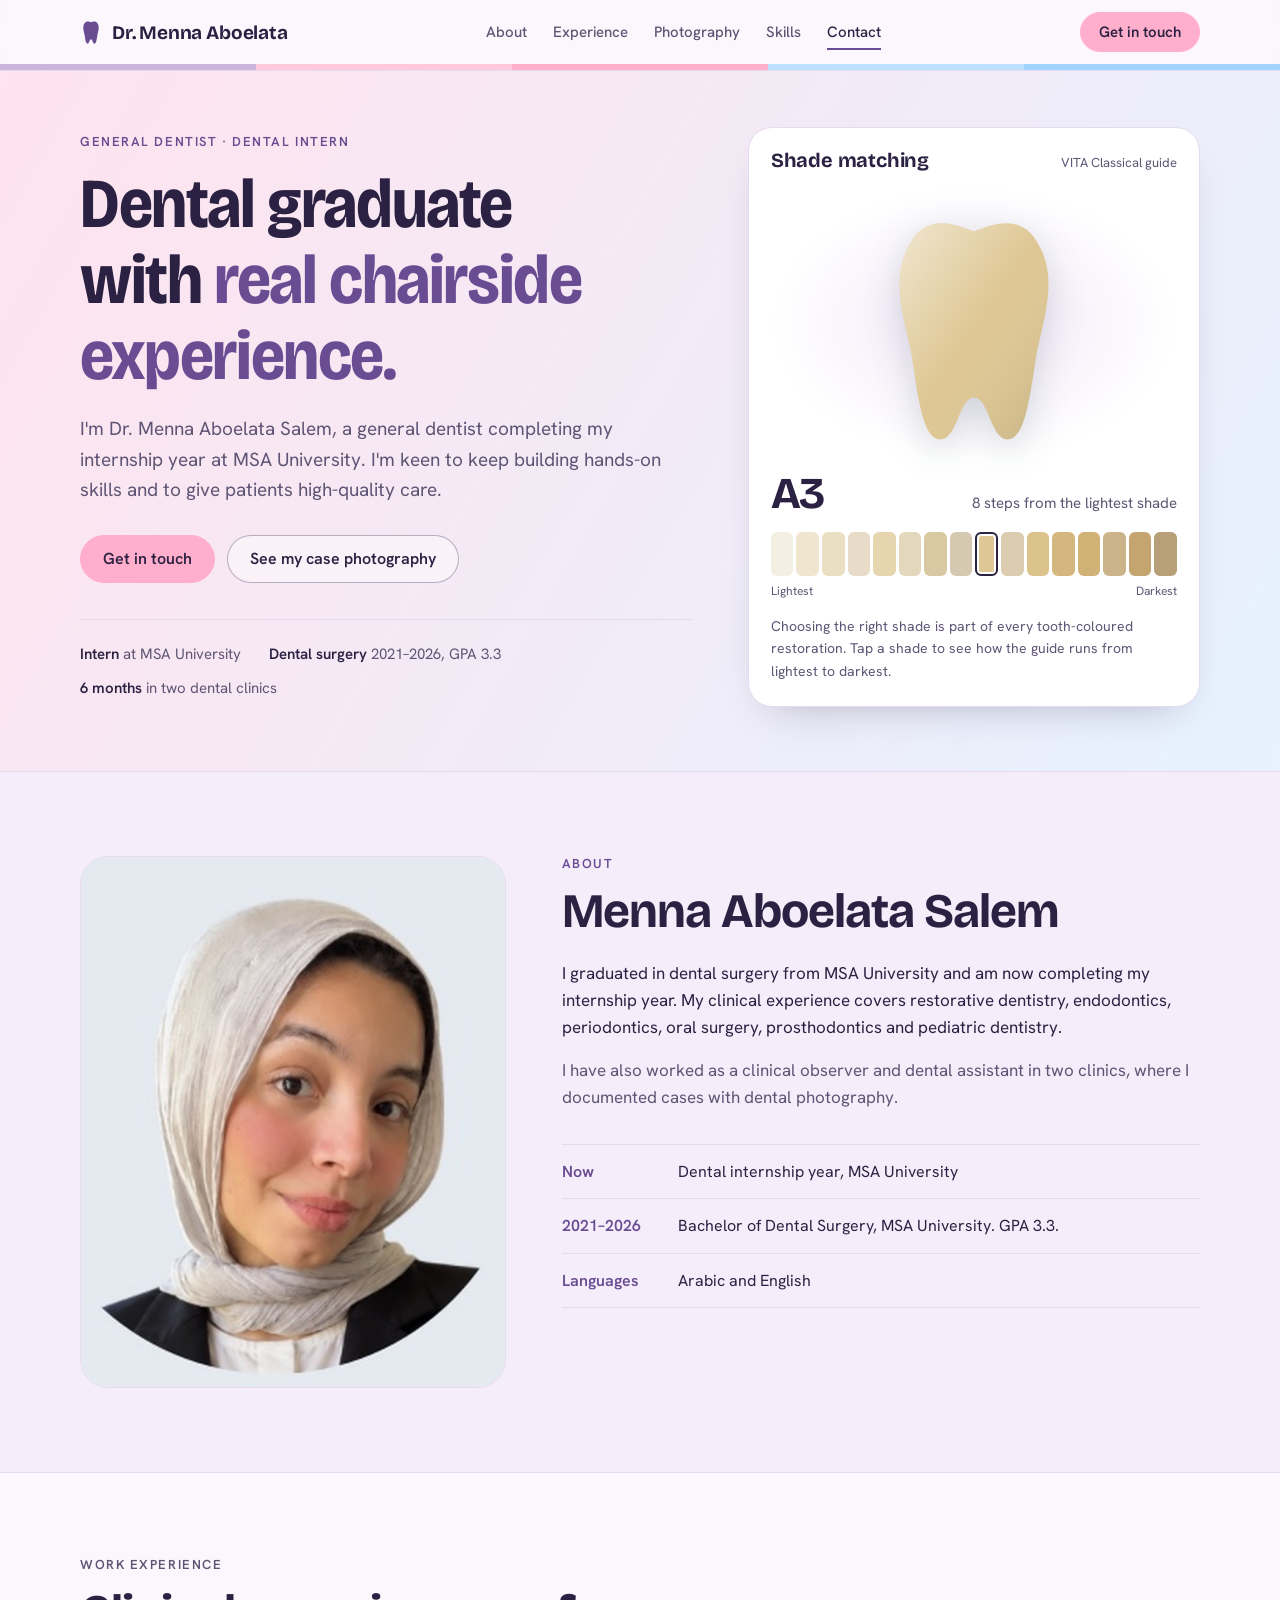
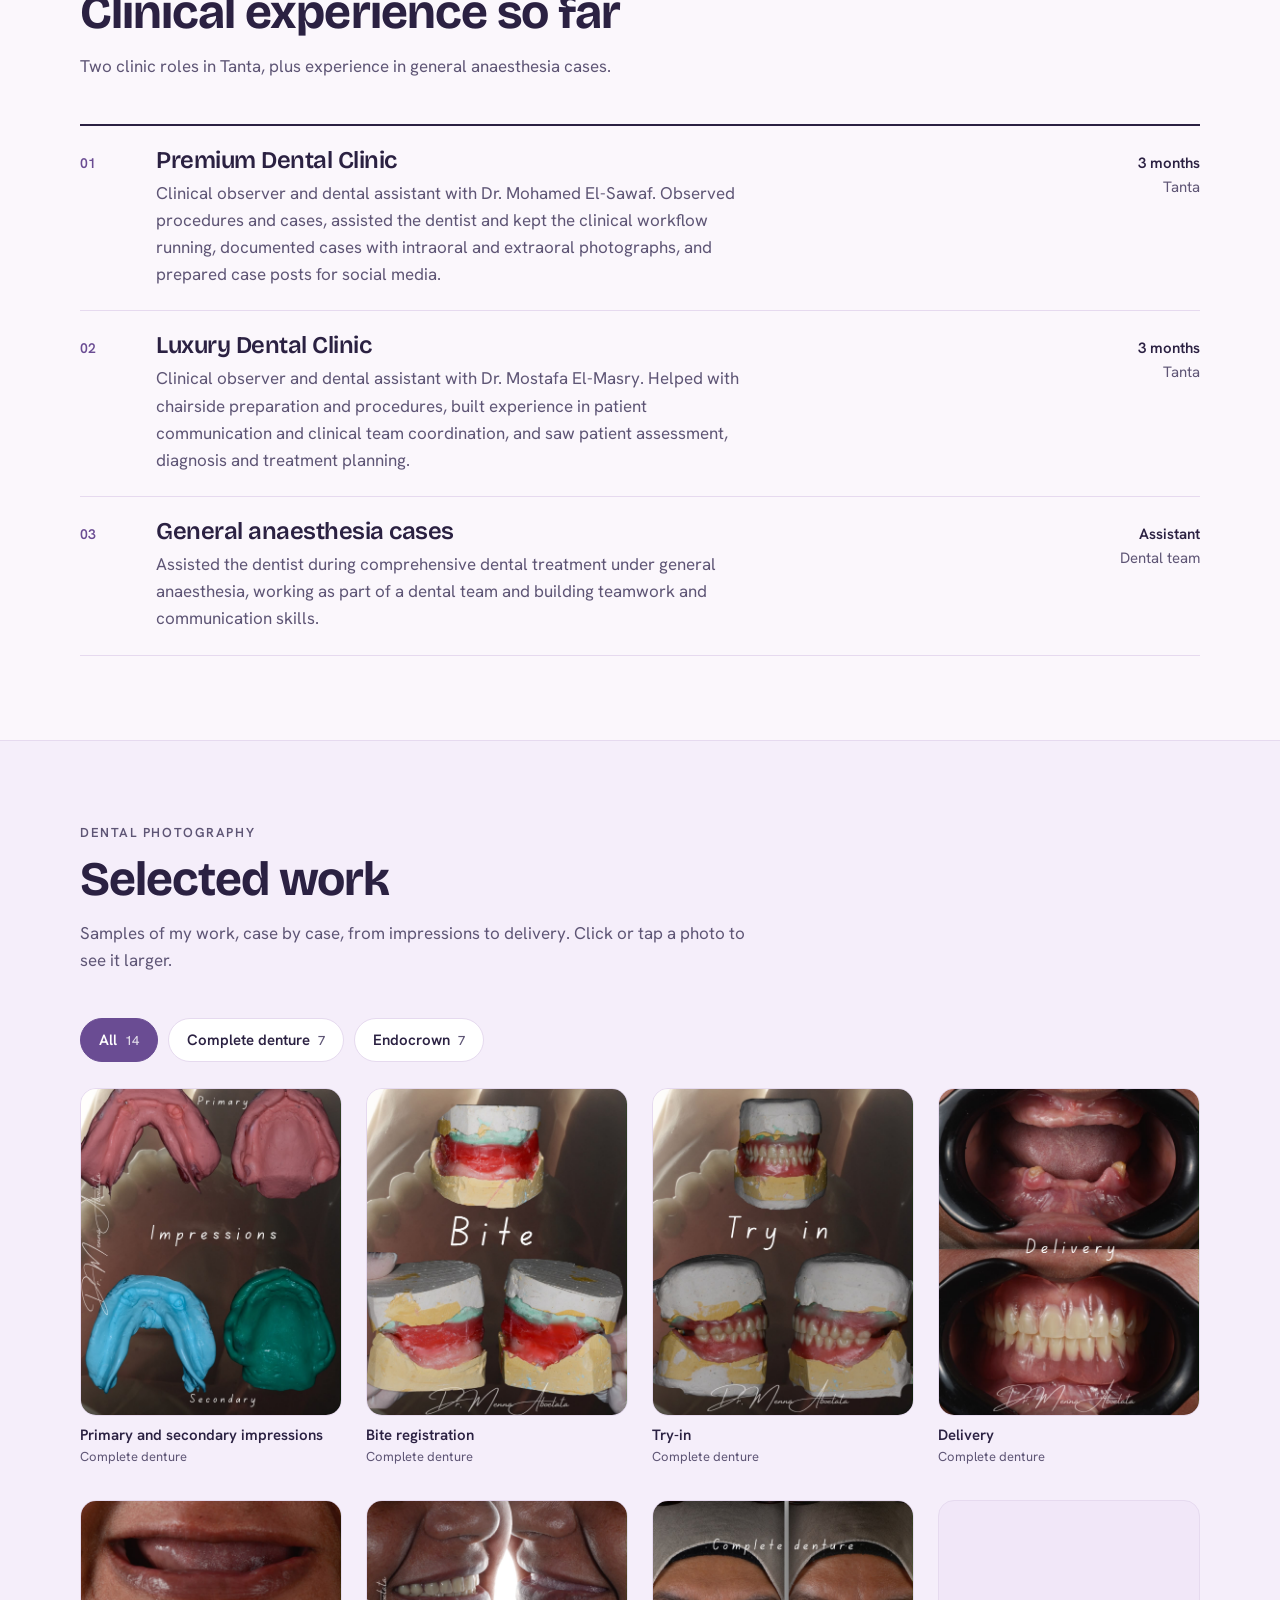
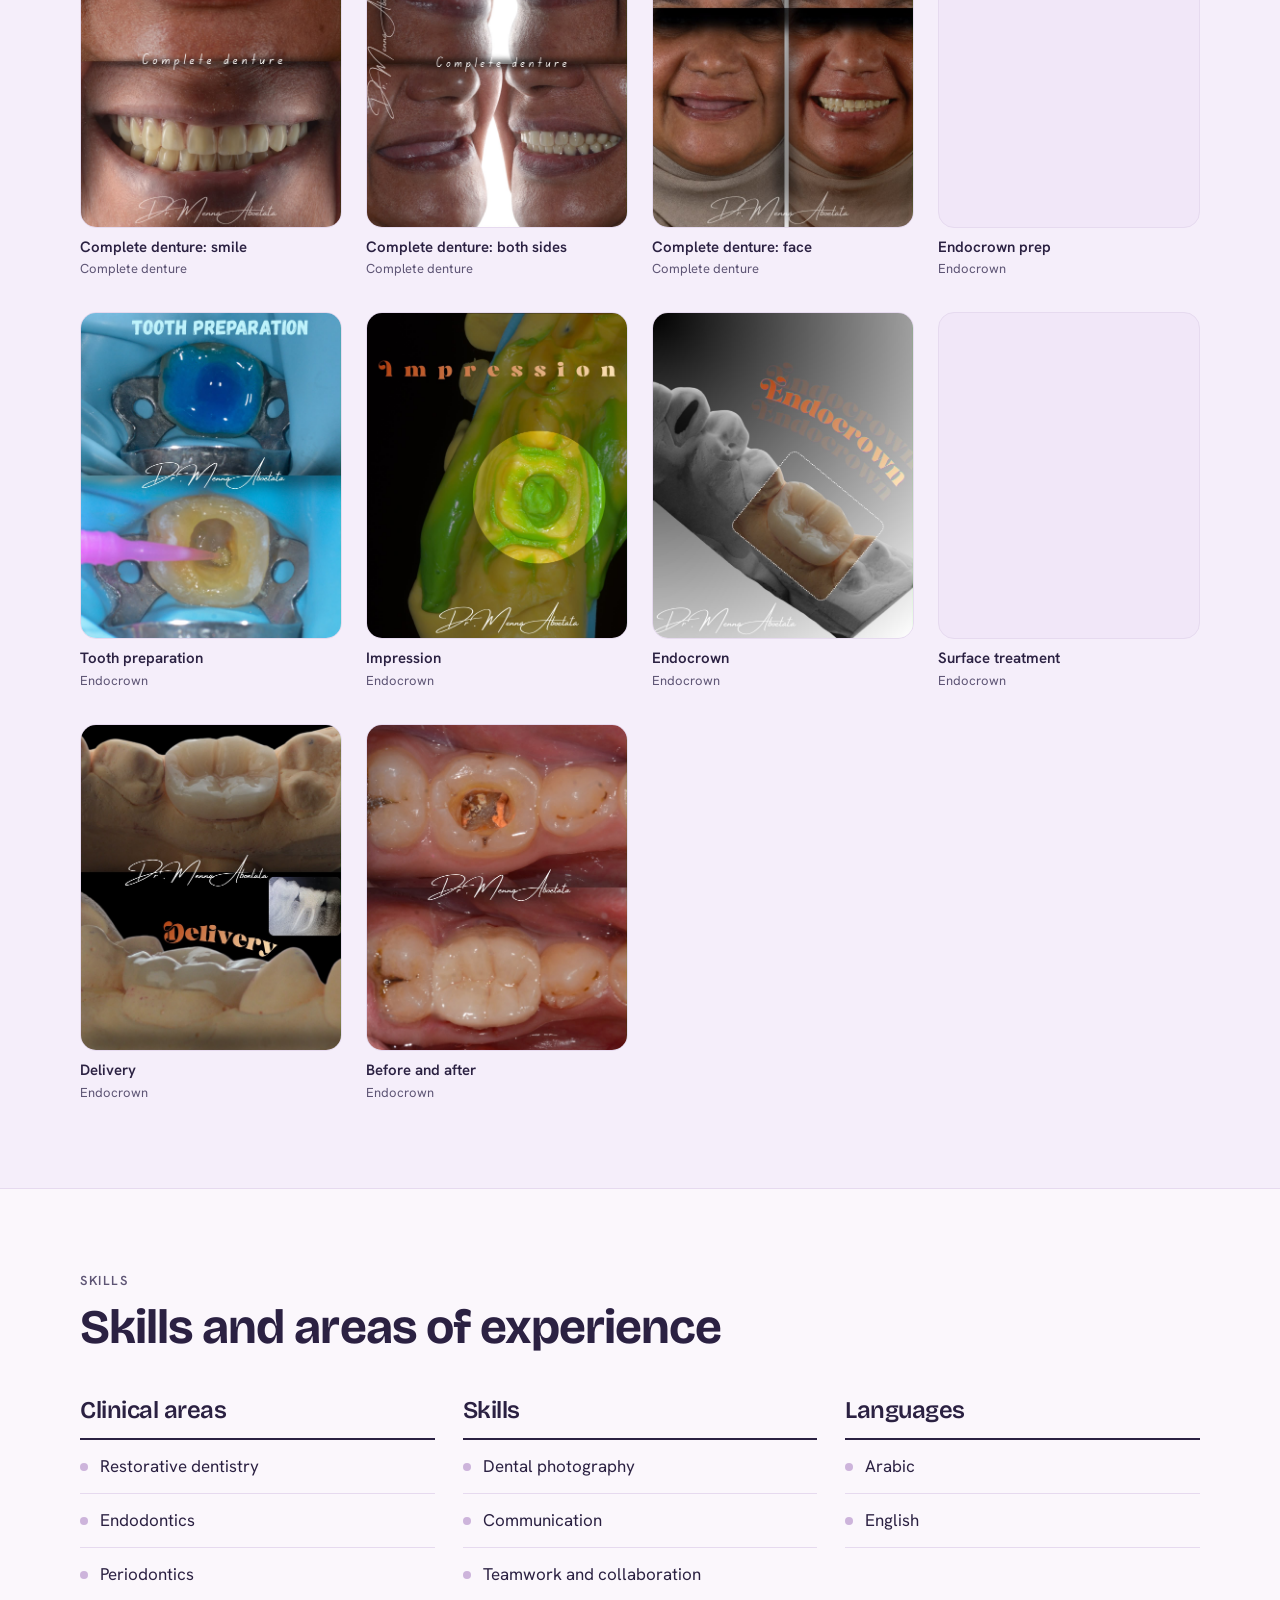
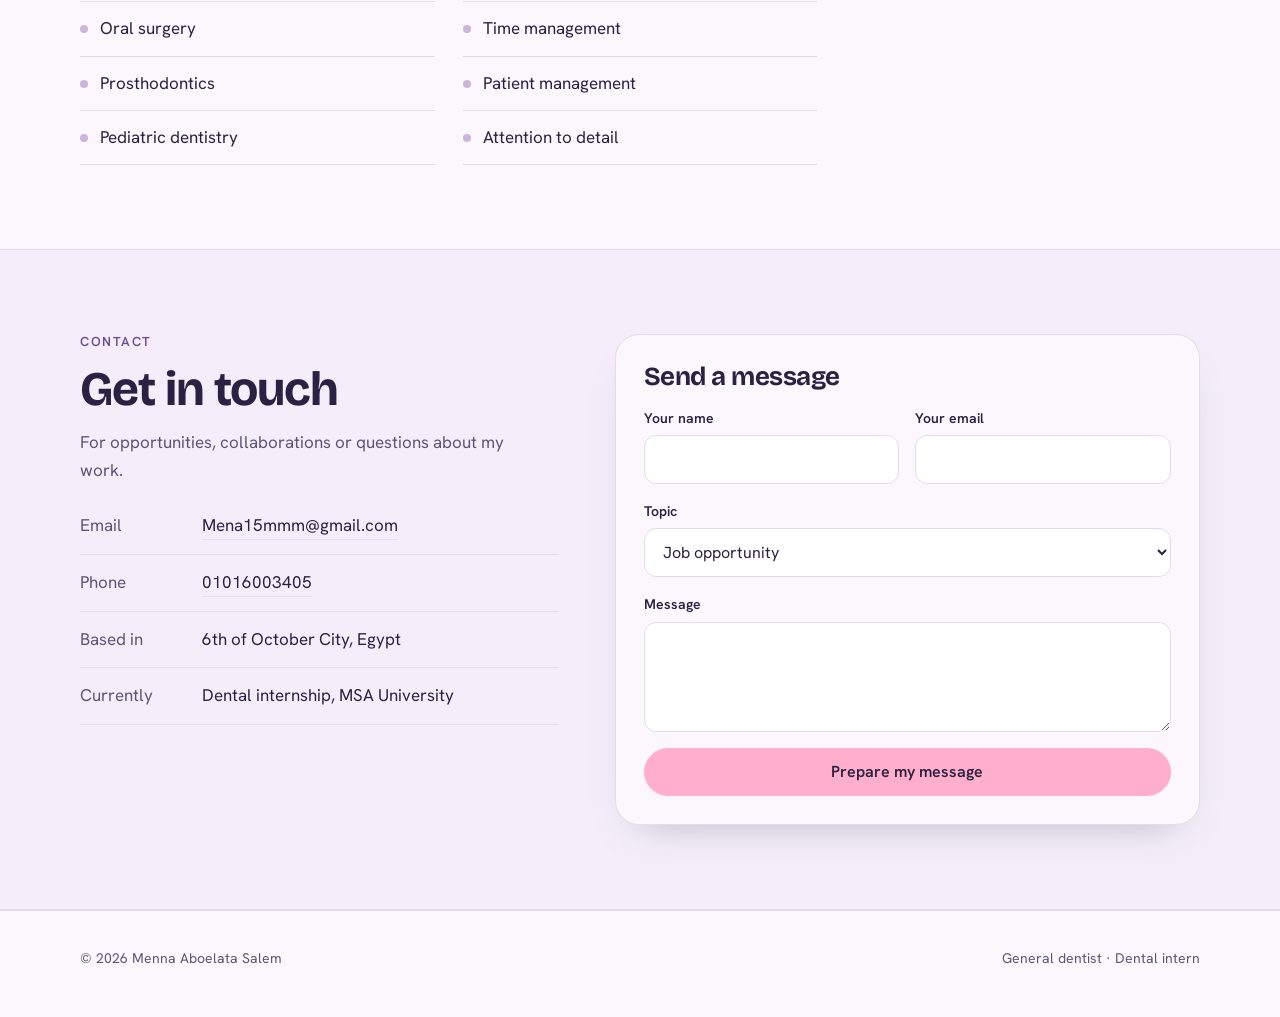
<file: index.html>
<!DOCTYPE html>
<html lang="en" dir="ltr">
<head>
<meta charset="utf-8">
<meta name="viewport" content="width=device-width, initial-scale=1">
<title>Dr. Menna Aboelata | General Dentist</title>
<meta property="og:type" content="website">
<meta property="og:title" content="Dr. Menna Aboelata | General Dentist">
<meta property="og:description" content="General dentist and dental intern at MSA University: education, clinical experience, dental photography and skills.">
<meta name="theme-color" content="#FBF7FC">
<link rel="icon" href="favicon.svg" type="image/svg+xml">
<meta name="description" content="Portfolio of Dr. Menna Aboelata Salem, general dentist and dental intern at MSA University: education, clinical experience, dental photography and skills.">
<link rel="preconnect" href="https://fonts.googleapis.com">
<link rel="preconnect" href="https://fonts.gstatic.com" crossorigin>
<link href="https://fonts.googleapis.com/css2?family=Bricolage+Grotesque:opsz,wght@12..96,500..800&family=Hanken+Grotesk:wght@400;500;600&display=swap" rel="stylesheet">
<!-- Search engines read this. Edit every value to match the real details. -->
<script type="application/ld+json">
{"@context":"https://schema.org","@type":"Person","name":"Menna Aboelata Salem","honorificPrefix":"Dr.","jobTitle":"General dentist and dental intern","alumniOf":{"@type":"CollegeOrUniversity","name":"MSA University"},"address":{"@type":"PostalAddress","addressLocality":"6th of October City","addressCountry":"EG"}}
</script>
<link rel="stylesheet" href="styles.css">
</head>
<body>


<header class="top">
  <div class="wrap">
    <a class="brand" href="#top" aria-label="Dr. Menna Aboelata, home">
      <svg viewBox="0 0 100 120" aria-hidden="true"><use href="#tooth" fill="var(--accent)"/></svg>
      <span id="brand-name">Dr. Menna Aboelata</span>
    </a>
    <nav aria-label="Main" id="siteNav"><ul id="nav">
      <li><a href="#about">About</a></li>
      <li><a href="#experience">Experience</a></li>
      <li><a href="#photography">Photography</a></li>
      <li><a href="#skills">Skills</a></li>
      <li><a href="#contact">Contact</a></li>
    </ul></nav>
    <div class="tools">
      <a class="btn" href="#contact">Get in touch</a>
      <button type="button" class="menu-btn" id="menuBtn" aria-expanded="false" aria-controls="siteNav" aria-label="Open menu"><span></span><span></span><span></span></button>
    </div>
  </div>
  <div class="stripe" aria-hidden="true"><span></span><span></span><span></span><span></span><span></span></div>
</header>

<!-- Shared tooth outline -->
<svg width="0" height="0" style="position:absolute" aria-hidden="true">
  <defs>
    <path id="tooth" d="M20 20 C28 6 42 12 50 15 C58 12 72 6 80 20 C90 36 84 54 80 72 C77 90 75 114 66 114 C58 114 57 94 50 94 C43 94 42 114 34 114 C25 114 23 90 20 72 C16 54 10 36 20 20 Z"/>
  </defs>
</svg>

<main id="top">
  <section class="hero">
    <div class="wrap">
      <div id="hero-copy"></div>

      <div class="shade-card" aria-labelledby="shadeTitle">
        <div class="head">
          <h2 id="shadeTitle">Shade matching</h2>
          <span class="tiny">VITA Classical guide</span>
        </div>
        <div class="tooth-stage">
          <svg viewBox="0 0 100 120" role="img" aria-label="Tooth coloured to the selected shade">
            <defs>
              <linearGradient id="gloss" x1="0" y1="0" x2="1" y2="1">
                <stop offset="0" stop-color="#fff" stop-opacity=".55"/>
                <stop offset=".5" stop-color="#fff" stop-opacity="0"/>
                <stop offset="1" stop-color="#000" stop-opacity=".12"/>
              </linearGradient>
            </defs>
            <use href="#tooth" id="toothFill" fill="#DEC794"/>
            <use href="#tooth" fill="url(#gloss)"/>
          </svg>
        </div>
        <div class="readout">
          <strong id="shadeName">A3</strong>
          <span id="shadeInfo" aria-live="polite">8 steps from the lightest shade</span>
        </div>
        <ul class="scale" id="scale" aria-label="Shade guide, lightest to darkest"></ul>
        <div class="scale-labels"><span>Lightest</span><span>Darkest</span></div>
        <p class="shade-note">Choosing the right shade is part of every tooth-coloured restoration. Tap a shade to see how the guide runs from lightest to darkest.</p>
      </div>
    </div>
  </section>

  <section id="about" class="alt">
    <div class="wrap about" id="about-root"></div>
  </section>

  <section id="experience">
    <div class="wrap" id="experience-root"></div>
  </section>

  <section id="photography" class="alt">
    <div class="wrap" id="photography-root"></div>
  </section>

  <section id="skills">
    <div class="wrap" id="skills-root"></div>
  </section>

  <section id="contact" class="alt">
    <div class="wrap visit">
      <div id="contact-info"></div>

      <form class="req" id="req" novalidate>
        <h3>Send a message</h3>
        <div class="two">
          <label for="fName"><span>Your name</span><input id="fName" type="text" autocomplete="name" required></label>
          <label for="fEmail"><span>Your email</span><input id="fEmail" type="email" autocomplete="email" required></label>
        </div>
        <label for="fTopic"><span>Topic</span>
          <select id="fTopic">
            <option value="job">Job opportunity</option>
            <option value="training">Postgraduate study or training</option>
            <option value="collab">Collaboration</option>
            <option value="question">A question</option>
          </select>
        </label>
        <label for="fNote"><span>Message</span><textarea id="fNote"></textarea></label>
        <button class="btn" type="submit">Prepare my message</button>
        <div id="out" role="status">
          <pre id="outText"></pre>
          <p class="help" id="outHelp">Your message is ready. Open it in your email app to send it, or copy it.</p>
          <div class="actions" id="outActions"><a class="btn" id="mailBtn" href="mailto:Mena15mmm@gmail.com">Open in email app</a><button class="btn ghost" type="button" id="copyBtn">Copy message</button></div>
        </div>
      </form>
    </div>
  </section>
</main>

<footer>
  <div class="wrap">
    <span id="footer-left">© 2026 Menna Aboelata Salem</span>
    <span id="footer-right">General dentist · Dental intern</span>
  </div>
</footer>

<noscript><p class="load-error">This page needs JavaScript to show its content.</p></noscript>
<dialog id="lightbox" class="lb" aria-label="Photo viewer">
  <button type="button" class="lb-close" id="lbClose" aria-label="Close photo viewer">&times;</button>
  <button type="button" class="lb-nav lb-prev" id="lbPrev" aria-label="Previous photo">&#8249;</button>
  <figure class="lb-fig" id="lbFig">
    <img id="lbImg" alt="">
    <figcaption><b id="lbTitle"></b><span id="lbCase"></span><small id="lbCount" aria-live="polite"></small></figcaption>
  </figure>
  <button type="button" class="lb-nav lb-next" id="lbNext" aria-label="Next photo">&#8250;</button>
</dialog>

<script src="script.js" defer></script>
<script src="content.js" defer></script>
</body>
</html>
</file>
<file: styles.css>
/* Layout idea: a soft, clean portfolio built around the dental shade guide. Pastel Dreamland palette with deep plum text, one bold moment (the shade matcher). */
:root {
  /* Pastel Dreamland palette */
  --p1: #CDB4DB; --p2: #FFC8DD; --p3: #FFAFCC; --p4: #BDE0FE; --p5: #A2D2FF;
  --bg: #FBF7FC;
  --surface: #FFFFFF;
  --alt: #F5EEFA;
  --ink: #2B2142;
  --muted: #5E5575;
  --line: #E6DAEF;
  --accent: #6A4C93;
  --accent-ink: #FFFFFF;
  --tint: #F1E7F8;
  --btn: var(--p3);
  --btn-ink: #2B2142;
  --dot: var(--p1);
  --hero-bg: linear-gradient(120deg, #FFE3EE 0%, #E6F2FF 100%);
  --display: 'Bricolage Grotesque', 'Segoe UI', system-ui, sans-serif;
  --body: 'Hanken Grotesk', 'Segoe UI', system-ui, sans-serif;
  color-scheme: light;
}
.ltr { direction: ltr; unicode-bidi: isolate; display: inline-block; }

*, *::before, *::after { box-sizing: border-box; }
html { scroll-behavior: smooth; scroll-padding-top: 80px; }
@media (prefers-reduced-motion: reduce) { html { scroll-behavior: auto; } * { transition: none !important; } }
body { margin: 0; background: var(--bg); color: var(--ink); font: 400 17px/1.6 var(--body); -webkit-font-smoothing: antialiased; }
h1, h2, h3 { font-family: var(--display); line-height: 1.08; margin: 0; text-wrap: balance; letter-spacing: -0.02em; }
p { margin: 0; }
a { color: inherit; }
:focus-visible { outline: 3px solid var(--accent); outline-offset: 3px; border-radius: 6px; }
.wrap { width: min(1120px, 100% - 40px); margin-inline: auto; }
.eyebrow { font: 600 13px/1.2 var(--body); letter-spacing: 0.12em; text-transform: uppercase; color: var(--accent); }
.btn { display: inline-flex; align-items: center; justify-content: center; gap: 8px; min-height: 48px; padding: 0 22px; border-radius: 999px; border: 1.5px solid var(--btn); background: var(--btn); color: var(--btn-ink); font: 600 16px/1 var(--body); text-decoration: none; cursor: pointer; transition: transform .15s; }
.btn:hover { transform: translateY(-1px); }
.btn.ghost { background: transparent; color: var(--ink); border-color: var(--line); }
.btn.ghost:hover { border-color: var(--accent); }

/* template notice (delete this strip and its markup when you go live) */
.notice { background: var(--ink); color: var(--bg); font-size: 14px; padding: 8px 0; text-align: center; }

/* header */
header.top { position: sticky; top: 0; z-index: 10; background: color-mix(in srgb, var(--bg) 90%, transparent); backdrop-filter: blur(10px); border-bottom: 1px solid var(--line); }
.top .wrap { display: flex; align-items: center; justify-content: space-between; gap: 16px; min-height: 64px; }
.brand { min-height: 44px; font: 700 19px/1 var(--display); text-decoration: none; display: flex; align-items: center; gap: 10px; letter-spacing: -0.01em; white-space: nowrap; }
.brand svg { width: 22px; height: 26px; flex: none; }
nav ul { display: flex; gap: 26px; list-style: none; margin: 0; padding: 0; }
nav a { text-decoration: none; font-weight: 500; color: var(--muted); font-size: 15px; padding: 6px 0; border-bottom: 2px solid transparent; }
nav a:hover { color: var(--ink); }
nav a[aria-current="true"] { color: var(--ink); border-bottom-color: var(--accent); }
.tools { display: flex; align-items: center; gap: 10px; }
.top .btn { min-height: 40px; padding: 0 18px; font-size: 15px; }
.menu-btn { display: none; }
@media (max-width: 760px) {
  .menu-btn { display: inline-flex; flex-direction: column; justify-content: center; align-items: center; gap: 5px; width: 44px; height: 44px; padding: 0; border: 1.5px solid var(--line); border-radius: 12px; background: var(--surface); cursor: pointer; }
  .menu-btn span { display: block; width: 20px; height: 2px; border-radius: 2px; background: var(--ink); transition: transform .2s, opacity .2s; }
  header.top.open .menu-btn span:nth-child(1) { transform: translateY(7px) rotate(45deg); }
  header.top.open .menu-btn span:nth-child(2) { opacity: 0; }
  header.top.open .menu-btn span:nth-child(3) { transform: translateY(-7px) rotate(-45deg); }
  nav { display: none; position: absolute; left: 0; right: 0; top: 100%; background: var(--bg); border-bottom: 1px solid var(--line); box-shadow: 0 14px 28px rgba(43,33,66,.12); padding: 8px 20px 16px; }
  header.top.open nav { display: block; }
  nav ul { flex-direction: column; gap: 0; }
  nav a { display: flex; align-items: center; min-height: 52px; font-size: 18px; border-bottom: 1px solid var(--line); }
  nav li:last-child a { border-bottom: 0; }
  nav a[aria-current="true"] { border-bottom-color: var(--line); color: var(--accent); font-weight: 600; }
}
@media (max-width: 480px) { .top .btn { display: none; } .brand { font-size: 17px; } }
@media (prefers-reduced-motion: reduce) { .menu-btn span { transition: none; } }

/* hero */
.hero { padding: 56px 0 64px; background: var(--hero-bg); }
.hero .wrap { display: grid; grid-template-columns: 1.15fr 0.85fr; gap: 56px; align-items: center; }
.hero h1 { font-size: clamp(38px, 5.6vw, 70px); font-weight: 700; margin: 18px 0 20px; font-variation-settings: "wdth" 90; }
.hero h1 em { font-style: normal; color: var(--accent); }
.lede { font-size: 19px; color: var(--muted); max-width: 54ch; }
.cta { display: flex; flex-wrap: wrap; gap: 12px; margin-top: 30px; }
.facts { display: flex; flex-wrap: wrap; gap: 10px 28px; margin-top: 36px; padding-top: 22px; border-top: 1px solid var(--line); color: var(--muted); font-size: 15px; }
.facts b { color: var(--ink); font-weight: 600; }

.shade-card { background: var(--surface); border: 1px solid var(--line); border-radius: 24px; padding: 22px 22px 24px; }
.shade-card .head { display: flex; justify-content: space-between; align-items: baseline; gap: 12px; }
.shade-card h2 { font-size: 20px; letter-spacing: -0.01em; }
.shade-card .tiny { font-size: 13px; color: var(--muted); }
.tooth-stage { display: grid; place-items: center; padding: 14px 0 8px; background: radial-gradient(closest-side, var(--tint), transparent); border-radius: 18px; margin: 12px 0; }
.tooth-stage svg { width: min(210px, 52%); height: auto; filter: drop-shadow(0 10px 18px rgba(13,43,48,.16)); }
#toothFill { transition: fill .35s; }
.readout { display: flex; align-items: baseline; justify-content: space-between; gap: 12px; }
.readout strong { font: 700 44px/1 var(--display); letter-spacing: -0.03em; }
.readout span { color: var(--muted); font-size: 15px; text-align: end; }
.scale { display: grid; grid-template-columns: repeat(16, 1fr); gap: 3px; margin: 16px 0 0; padding: 0; list-style: none; direction: ltr; }
.scale button { all: unset; box-sizing: border-box; display: block; width: 100%; height: 44px; border-radius: 6px; cursor: pointer; border: 2px solid transparent; }
.scale button:focus-visible { outline: 3px solid var(--accent); outline-offset: 2px; }
.scale button[aria-pressed="true"] { border-color: var(--ink); box-shadow: 0 0 0 2px var(--surface) inset; }
.scale-labels { direction: ltr; display: flex; justify-content: space-between; font-size: 12px; color: var(--muted); margin-top: 6px; }
.shade-note { margin-top: 14px; font-size: 14px; color: var(--muted); }
@media (max-width: 880px) { .hero .wrap { grid-template-columns: 1fr; gap: 40px; } .hero { padding-top: 36px; } }
@media (max-width: 520px) { .scale { grid-template-columns: repeat(8, 1fr); gap: 6px; } .scale button { height: 44px; } }

/* sections */
section { padding: 84px 0; }
.sec-head { display: grid; gap: 14px; margin-bottom: 44px; max-width: 680px; }
.sec-head h2 { font-size: clamp(30px, 4.2vw, 48px); font-weight: 700; }
.sec-head p { color: var(--muted); }
.alt { background: var(--alt); border-block: 1px solid var(--line); }
.h2-lg { font-size: clamp(30px, 4.2vw, 48px); font-weight: 700; }

/* about */
.about { display: grid; grid-template-columns: 0.8fr 1.2fr; gap: 56px; align-items: start; }
.portrait { aspect-ratio: 4/5; border-radius: 28px; background: #E5EAF0; border: 1px solid var(--line); display: grid; place-items: center; position: relative; overflow: hidden; }
.portrait .mono { font: 700 120px/1 var(--display); color: var(--accent); letter-spacing: -0.05em; direction: ltr; }
.portrait img { width: 100%; height: 100%; object-fit: cover; display: block; }
.portrait small { position: absolute; bottom: 14px; left: 0; right: 0; text-align: center; color: var(--muted); font-size: 13px; }
.about p + p { margin-top: 16px; }
.about .bio { color: var(--muted); }
.creds { margin: 32px 0 0; padding: 0; list-style: none; display: grid; border-top: 1px solid var(--line); }
.creds li { display: grid; grid-template-columns: 100px 1fr; gap: 16px; padding: 14px 0; border-bottom: 1px solid var(--line); font-size: 16px; }
.creds time { color: var(--accent); font-weight: 600; font-variant-numeric: tabular-nums; }
@media (max-width: 820px) { .about { grid-template-columns: 1fr; gap: 32px; } .portrait { max-width: 320px; } }

/* experience ledger */
.ledger { border-top: 2px solid var(--ink); }
.row { display: grid; grid-template-columns: 56px 1fr 190px; gap: 20px; align-items: baseline; padding: 22px 0; border-bottom: 1px solid var(--line); transition: background .2s; }
.row:hover { background: color-mix(in srgb, var(--tint) 45%, transparent); }
.row .n { font: 600 14px var(--body); color: var(--accent); font-variant-numeric: tabular-nums; }
.row h3 { font-size: 24px; font-weight: 600; margin-bottom: 6px; }
.row p { color: var(--muted); max-width: 60ch; }
.row .time { font-size: 15px; color: var(--muted); text-align: end; }
.row .time b { display: block; color: var(--ink); font-weight: 600; }
@media (max-width: 640px) { .row { grid-template-columns: 36px 1fr; } .row .time { grid-column: 2; text-align: start; } }

/* how I work */
.steps { display: grid; grid-template-columns: repeat(3, 1fr); gap: 28px; margin: 0; padding: 0; list-style: none; counter-reset: step; }
.steps li { border-top: 3px solid var(--accent); padding-top: 18px; display: grid; gap: 8px; align-content: start; counter-increment: step; }
.steps .t { font: 600 14px var(--body); color: var(--accent); }
.steps .t::before { content: counter(step) " \00B7  "; }
.steps h3 { font-size: 26px; font-weight: 600; }
.steps p { color: var(--muted); }
@media (max-width: 820px) { .steps { grid-template-columns: 1fr; } }

/* cases */
.ph { max-width: 860px; }
.ph .cap { margin-top: 14px; font-size: 13px; color: var(--muted); }
.case { display: grid; grid-template-columns: 1.3fr 0.7fr; gap: 40px; align-items: center; }
.ba { position: relative; border-radius: 24px; overflow: hidden; border: 1px solid var(--line); background: #2A161C; user-select: none; touch-action: pan-y; direction: ltr; }
.ba svg { display: block; width: 100%; height: auto; }
.ba .after { position: absolute; inset: 0; clip-path: inset(0 0 0 var(--pos, 50%)); }
.ba .bar { position: absolute; top: 0; bottom: 0; left: var(--pos, 50%); width: 3px; margin-left: -1.5px; background: #fff; box-shadow: 0 0 0 1px rgba(0,0,0,.25); pointer-events: none; }
.ba .bar::after { content: "\2194"; position: absolute; top: 50%; left: 50%; width: 40px; height: 40px; margin: -20px 0 0 -20px; border-radius: 50%; background: #fff; color: #0D2B30; display: grid; place-items: center; font-size: 18px; box-shadow: 0 2px 10px rgba(0,0,0,.35); }
.ba input { position: absolute; inset: 0; width: 100%; height: 100%; opacity: 0; cursor: ew-resize; margin: 0; }
.ba:focus-within .bar::after { outline: 3px solid var(--accent); outline-offset: 2px; }
.tag { position: absolute; top: 14px; padding: 5px 12px; border-radius: 999px; background: rgba(13,43,48,.78); color: #fff; font: 600 12px/1 var(--body); letter-spacing: .08em; text-transform: uppercase; pointer-events: none; }
.tag.l { left: 14px; } .tag.r { right: 14px; }
.case h3 { font-size: 30px; font-weight: 700; margin: 12px 0 14px; }
.case dl { margin: 22px 0 0; display: grid; grid-template-columns: auto 1fr; gap: 8px 18px; font-size: 15px; }
.case dt { color: var(--muted); } .case dd { margin: 0; font-weight: 500; }
.case .cap { margin-top: 18px; font-size: 13px; color: var(--muted); }
.more { display: grid; grid-template-columns: repeat(2, 1fr); gap: 20px; margin-top: 56px; }
.mini { border: 1px solid var(--line); border-radius: 20px; padding: 24px; background: var(--surface); }
.mini h3 { font-size: 22px; font-weight: 600; margin: 8px 0; }
.mini p { color: var(--muted); font-size: 16px; }
@media (max-width: 860px) { .case { grid-template-columns: 1fr; } .more { grid-template-columns: 1fr; } }

/* skills */
.skills { display: grid; grid-template-columns: repeat(3, 1fr); gap: 28px; }
.skills h3 { font-size: 24px; font-weight: 600; padding-bottom: 14px; border-bottom: 2px solid var(--ink); }
.skills ul { list-style: none; margin: 0; padding: 0; }
.skills li { padding: 13px 0; border-bottom: 1px solid var(--line); display: flex; gap: 12px; align-items: baseline; }
.skills li::before { content: ""; width: 8px; height: 8px; border-radius: 50%; background: var(--dot); flex: none; transform: translateY(-1px); }
.skills-note { margin-top: 24px; font-size: 13px; color: var(--muted); }
@media (max-width: 820px) { .skills { grid-template-columns: 1fr; } }

/* contact */
.visit { display: grid; grid-template-columns: 0.9fr 1.1fr; gap: 56px; align-items: start; }
.visit .intro { color: var(--muted); max-width: 44ch; }
.contact-list { list-style: none; margin: 28px 0 0; padding: 0; display: grid; gap: 14px; }
.visit > * { min-width: 0; }
.ltr { overflow-wrap: anywhere; }
.contact-list li { display: grid; grid-template-columns: 110px minmax(0, 1fr); gap: 12px; padding-bottom: 14px; border-bottom: 1px solid var(--line); }
.contact-list li > span:first-child { color: var(--muted); }
.contact-list a { text-decoration: none; border-bottom: 1px solid var(--line); justify-self: start; }
.contact-list a:hover { border-bottom-color: var(--accent); }
form.req { background: var(--bg); border: 1px solid var(--line); border-radius: 24px; padding: 28px; display: grid; gap: 16px; }
form.req h3 { font-size: 26px; font-weight: 700; }
.two { display: grid; grid-template-columns: 1fr 1fr; gap: 16px; }
label { display: grid; gap: 6px; font-weight: 600; font-size: 14px; }
input[type=text], input[type=email], select, textarea { font: 400 16px/1.4 var(--body); color: var(--ink); background: var(--surface); border: 1.5px solid var(--line); border-radius: 12px; padding: 12px 14px; width: 100%; }
textarea { min-height: 110px; resize: vertical; }
input:focus-visible, select:focus-visible, textarea:focus-visible { outline: 3px solid var(--accent); outline-offset: 1px; border-color: var(--accent); }
input[aria-invalid="true"] { border-color: #C2410C; }
#out { display: none; background: var(--tint); border-radius: 14px; padding: 16px; gap: 12px; }
#out.on { display: grid; }
#out pre { margin: 0; white-space: pre-wrap; font: 400 15px/1.5 var(--body); }
#out .help { font-size: 14px; color: var(--muted); }
#out .actions { display: flex; flex-wrap: wrap; gap: 10px; }
@media (max-width: 860px) { .visit { grid-template-columns: 1fr; gap: 36px; } .two { grid-template-columns: 1fr; } }

footer { padding: 36px 0 48px; border-top: 1px solid var(--line); color: var(--muted); font-size: 14px; }
footer .wrap { display: flex; flex-wrap: wrap; gap: 8px 24px; justify-content: space-between; }

/* ---- Details ---- */
.btn.ghost { border-color: color-mix(in srgb, var(--ink) 32%, transparent); background: color-mix(in srgb, var(--surface) 45%, transparent); }
.btn.ghost:hover { border-color: var(--ink); }
.shade-card, form.req { box-shadow: 0 18px 40px -24px color-mix(in srgb, var(--ink) 35%, transparent); }
.stripe { display: flex; height: 6px; }
.stripe span { flex: 1; }
.stripe span:nth-child(1), .sw i:nth-child(1) { background: var(--p1); }
.stripe span:nth-child(2), .sw i:nth-child(2) { background: var(--p2); }
.stripe span:nth-child(3), .sw i:nth-child(3) { background: var(--p3); }
.stripe span:nth-child(4), .sw i:nth-child(4) { background: var(--p4); }
.stripe span:nth-child(5), .sw i:nth-child(5) { background: var(--p5); }

/* ---- Real case photos (added through the editor) ---- */
.cases { display: grid; grid-template-columns: repeat(auto-fill, minmax(min(100%, 420px), 1fr)); gap: 36px 32px; }
.case-card h3 { font-size: 26px; font-weight: 600; margin: 18px 0 8px; }
.case-card p { color: var(--muted); max-width: 60ch; }
.case-card .meta { margin-top: 8px; font-size: 14px; }
.ba > img { display: block; width: 100%; aspect-ratio: 3 / 2; object-fit: cover; }
.ba .after img { display: block; width: 100%; height: 100%; object-fit: cover; }
.load-error { padding: 80px 20px; text-align: center; color: var(--muted); max-width: 560px; margin: 0 auto; }

/* gallery */
.chips { display: flex; flex-wrap: wrap; gap: 10px; margin: 0 0 26px; }
.chip { font: 600 15px/1 var(--body); min-height: 44px; padding: 0 18px; border-radius: 999px; border: 1.5px solid var(--line); background: var(--surface); color: var(--ink); cursor: pointer; display: inline-flex; align-items: center; gap: 8px; }
.chip span { font-weight: 500; color: var(--muted); font-size: 13px; }
.chip:hover { border-color: var(--accent); }
.chip[aria-pressed="true"] { background: var(--accent); border-color: var(--accent); color: #fff; }
.chip[aria-pressed="true"] span { color: rgba(255,255,255,.8); }
.gallery { list-style: none; margin: 0; padding: 0; display: grid; grid-template-columns: repeat(2, minmax(0, 1fr)); gap: 22px 14px; }
.gallery li[hidden] { display: none; }
.shot { all: unset; box-sizing: border-box; display: block; width: 100%; aspect-ratio: 4 / 5; border-radius: 16px; overflow: hidden; cursor: zoom-in; background: var(--tint); border: 1px solid var(--line); position: relative; }
.shot:focus-visible { outline: 3px solid var(--accent); outline-offset: 3px; }
.shot img { width: 100%; height: 100%; object-fit: cover; display: block; transition: transform .35s ease; }
@media (hover: hover) { .shot:hover img { transform: scale(1.04); } }
.shot-cap { margin-top: 10px; display: flex; flex-direction: column; gap: 2px; }
.shot-cap b { font: 600 15px/1.3 var(--body); color: var(--ink); }
.shot-cap span { font-size: 13px; color: var(--muted); }
.cases { margin-top: 48px; }
.gallery + .cases { margin-top: 56px; }
@media (min-width: 640px) { .gallery { grid-template-columns: repeat(3, minmax(0, 1fr)); gap: 28px 20px; } }
@media (min-width: 1024px) { .gallery { grid-template-columns: repeat(4, minmax(0, 1fr)); gap: 32px 24px; } }
@media (prefers-reduced-motion: reduce) { .shot img { transition: none; } }

/* photo viewer */
html.lb-open { overflow: hidden; }
.lb { border: 0; padding: 0; margin: 0; max-width: none; max-height: none; width: 100%; height: 100%; background: rgba(24,16,40,.94); color: #fff; }
.lb[open] { display: grid; grid-template-columns: 64px minmax(0, 1fr) 64px; align-items: center; justify-items: center; }
.lb::backdrop { background: rgba(24,16,40,.94); }
.lb-fig { margin: 0; grid-column: 2; max-width: 100%; max-height: 100%; display: flex; flex-direction: column; align-items: center; gap: 12px; padding: 56px 0 16px; touch-action: pan-y; }
.lb-fig img { display: block; max-width: 100%; max-height: calc(100dvh - 150px); width: auto; height: auto; border-radius: 10px; object-fit: contain; }
.lb-fig figcaption { display: flex; flex-wrap: wrap; justify-content: center; align-items: baseline; gap: 4px 12px; text-align: center; font-size: 16px; }
.lb-fig figcaption span { color: #E6DAEF; font-size: 14px; }
.lb-fig figcaption small { flex-basis: 100%; color: #CDB4DB; font-size: 13px; }
.lb button { font: 400 30px/1 var(--body); color: #fff; background: rgba(255,255,255,.14); border: 0; border-radius: 50%; width: 48px; height: 48px; cursor: pointer; display: grid; place-items: center; padding: 0; }
.lb button:hover { background: rgba(255,255,255,.26); }
.lb button:focus-visible { outline: 3px solid #FFC8DD; outline-offset: 2px; }
.lb button[hidden] { display: none; }
.lb-close { position: absolute; top: 10px; right: 10px; z-index: 2; font-size: 34px !important; }
.lb-prev { grid-column: 1; } .lb-next { grid-column: 3; }
@media (max-width: 640px) {
  .lb[open] { grid-template-columns: 1fr; grid-template-rows: 1fr; }
  .lb-fig { grid-column: 1; padding: 64px 12px 88px; }
  .lb-fig img { max-height: calc(100dvh - 210px); }
  .lb-nav { position: absolute; bottom: 14px; z-index: 2; }
  .lb-prev { left: 14px; } .lb-next { right: 14px; }
}
@media (max-width: 520px) { .scale-labels span { display: none; } .scale-labels::after { content: "Lightest to darkest, left to right, then the next row"; } }
</file>
